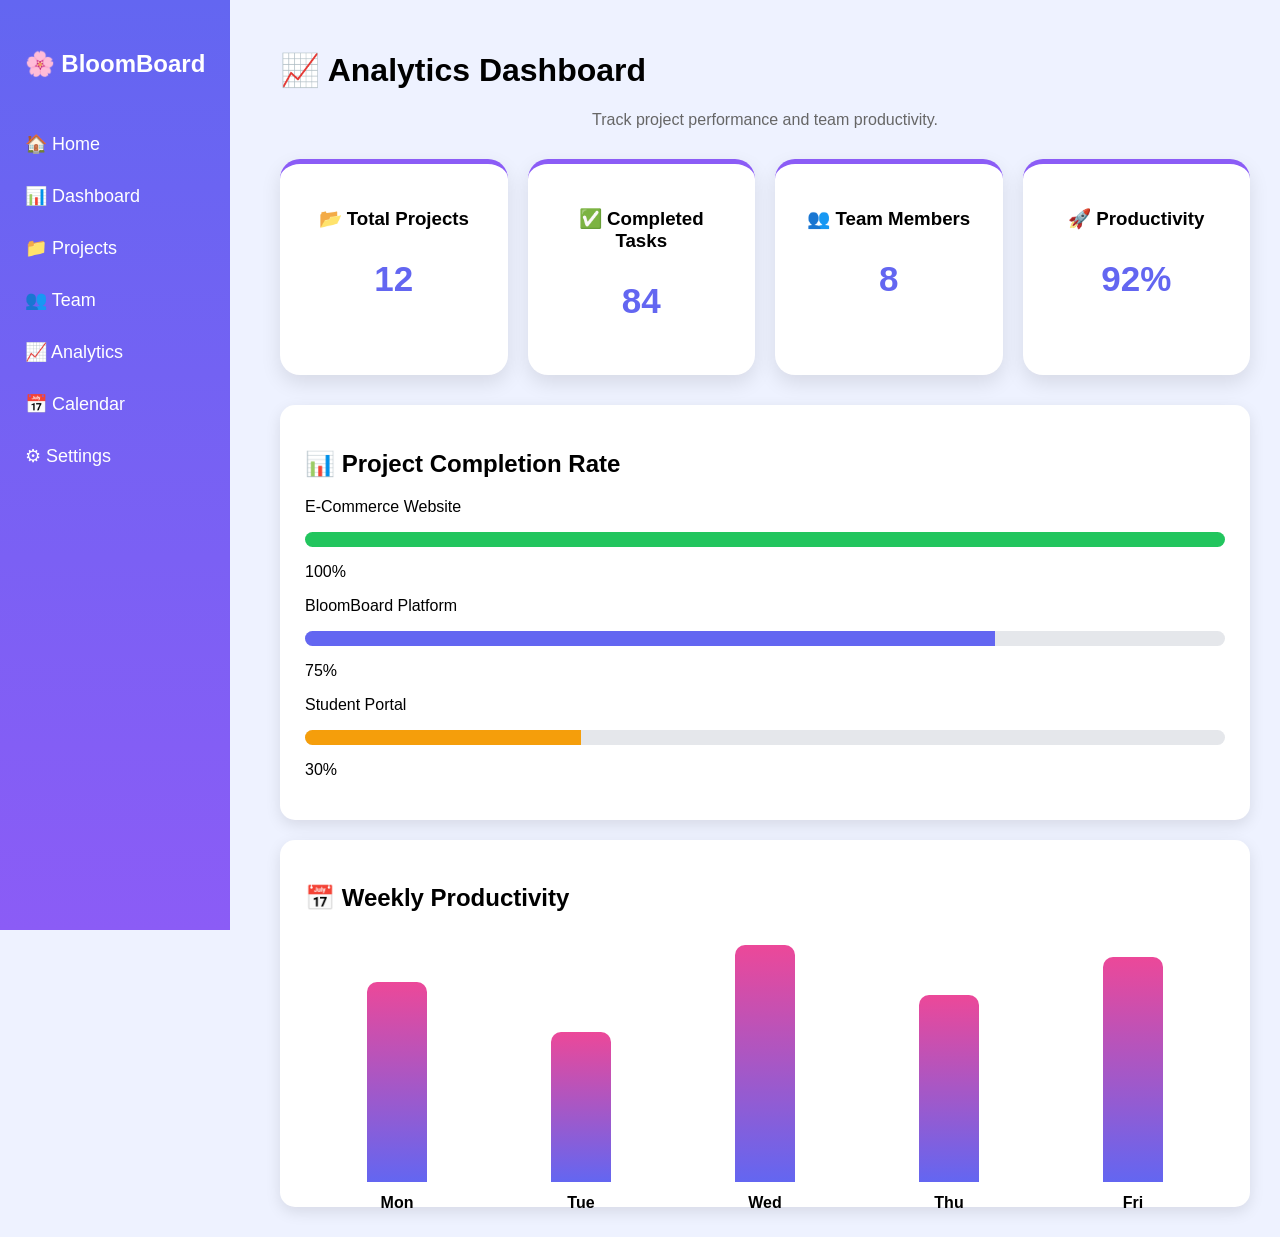
<file: analytics.html>
<!DOCTYPE html>
<html>

<head>
    <title>Analytics - BloomBoard</title>
    <link rel="stylesheet" href="../style.css">
</head>

<body>

<div class="sidebar">

    <h2>🌸 BloomBoard</h2>

    <a href="../index.html">🏠 Home</a>
    <a href="dashboard.html">📊 Dashboard</a>
    <a href="projects.html">📁 Projects</a>
    <a href="team.html">👥 Team</a>
    <a href="analytics.html">📈 Analytics</a>
    <a href="calendar.html">📅 Calendar</a>
    <a href="settings.html">⚙ Settings</a>

</div>

<div class="container">

    <h1>📈 Analytics Dashboard</h1>

    <p class="analytics-subtitle">
        Track project performance and team productivity.
    </p>

    <!-- TOP STATS -->

    <div class="analytics-grid">

        <div class="analytics-card">
            <h3>📂 Total Projects</h3>
            <h2>12</h2>
        </div>

        <div class="analytics-card">
            <h3>✅ Completed Tasks</h3>
            <h2>84</h2>
        </div>

        <div class="analytics-card">
            <h3>👥 Team Members</h3>
            <h2>8</h2>
        </div>

        <div class="analytics-card">
            <h3>🚀 Productivity</h3>
            <h2>92%</h2>
        </div>

    </div>

    <!-- PROJECT PROGRESS -->

    <div class="card">

        <h2>📊 Project Completion Rate</h2>

        <p>E-Commerce Website</p>

        <div class="progress">
            <div class="progress-fill complete-fill"></div>
        </div>

        <p>100%</p>

        <p>BloomBoard Platform</p>

        <div class="progress">
            <div class="progress-fill seventy-fill"></div>
        </div>

        <p>75%</p>

        <p>Student Portal</p>

        <div class="progress">
            <div class="progress-fill thirty-fill"></div>
        </div>

        <p>30%</p>

    </div>

    <!-- PERFORMANCE CHART -->

    <div class="card">

        <h2>📅 Weekly Productivity</h2>

        <div class="chart">

            <div class="bar" style="height:80%;">
                <span>Mon</span>
            </div>

            <div class="bar" style="height:60%;">
                <span>Tue</span>
            </div>

            <div class="bar" style="height:95%;">
                <span>Wed</span>
            </div>

            <div class="bar" style="height:75%;">
                <span>Thu</span>
            </div>

            <div class="bar" style="height:90%;">
                <span>Fri</span>
            </div>

        </div>

    </div>

</div>

</body>
</html>
</file>
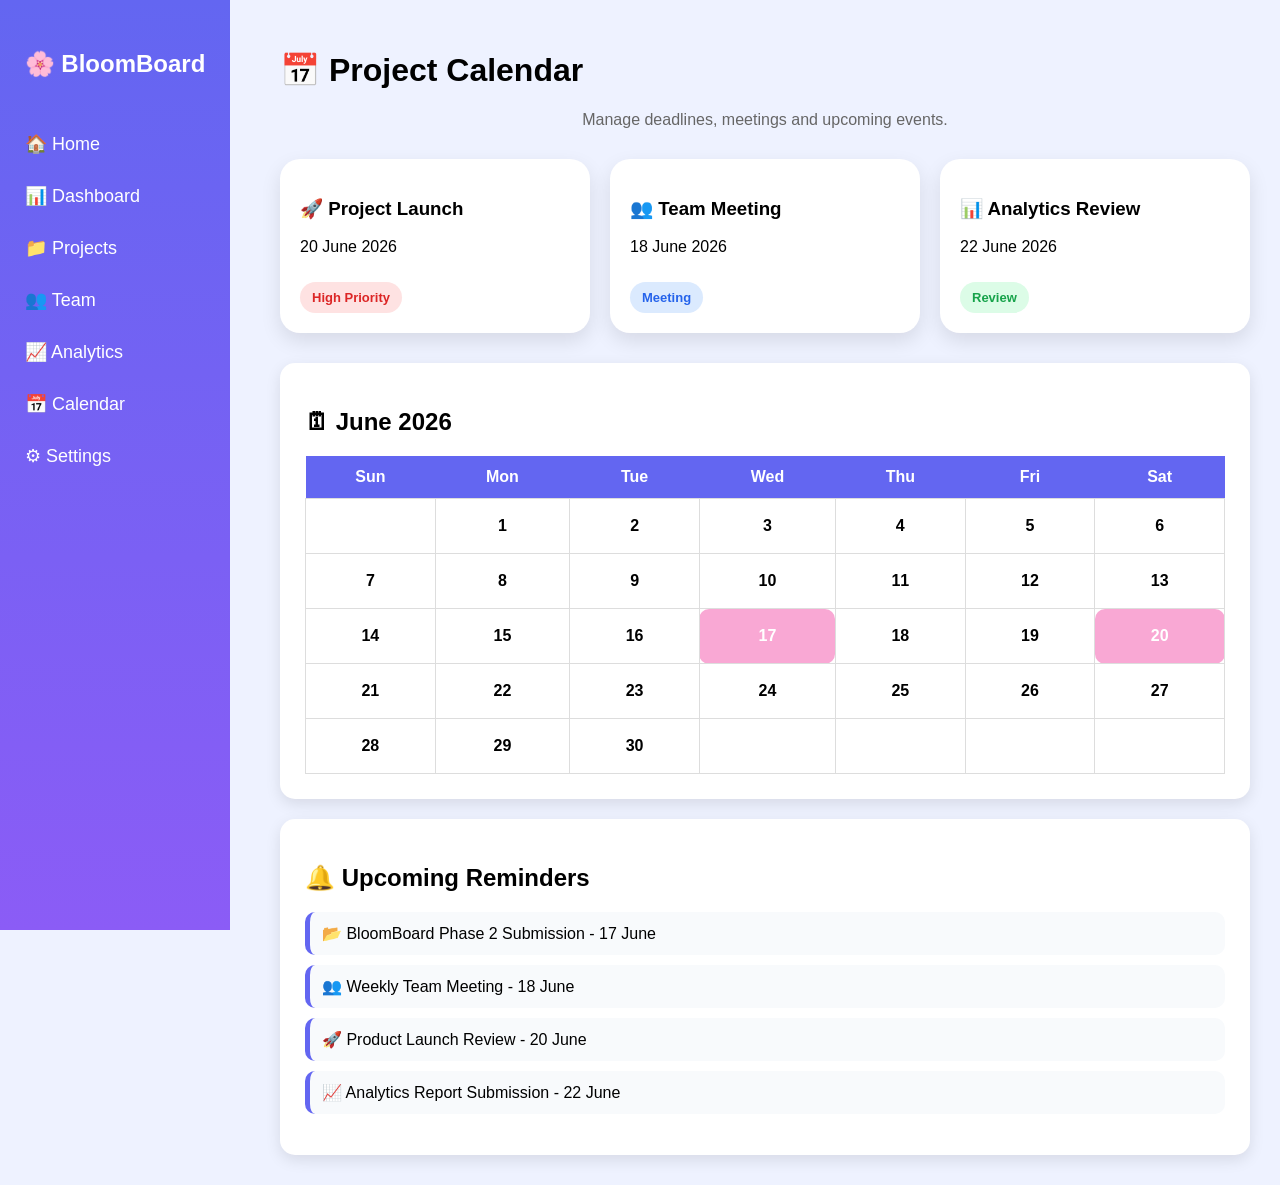
<file: calendar.html>
<!DOCTYPE html>
<html>

<head>
    <title>Calendar - BloomBoard</title>
    <link rel="stylesheet" href="../style.css">
</head>

<body>

<div class="sidebar">

    <h2>🌸 BloomBoard</h2>

    <a href="../index.html">🏠 Home</a>
    <a href="dashboard.html">📊 Dashboard</a>
    <a href="projects.html">📁 Projects</a>
    <a href="team.html">👥 Team</a>
    <a href="analytics.html">📈 Analytics</a>
    <a href="calendar.html">📅 Calendar</a>
    <a href="settings.html">⚙ Settings</a>

</div>

<div class="container">

    <h1>📅 Project Calendar</h1>

    <p class="calendar-subtitle">
        Manage deadlines, meetings and upcoming events.
    </p>

    <!-- UPCOMING EVENTS -->

    <div class="calendar-grid">

        <div class="event-card">
            <h3>🚀 Project Launch</h3>
            <p>20 June 2026</p>
            <span class="event-tag launch">High Priority</span>
        </div>

        <div class="event-card">
            <h3>👥 Team Meeting</h3>
            <p>18 June 2026</p>
            <span class="event-tag meeting">Meeting</span>
        </div>

        <div class="event-card">
            <h3>📊 Analytics Review</h3>
            <p>22 June 2026</p>
            <span class="event-tag review">Review</span>
        </div>

    </div>

    <!-- CALENDAR -->

    <div class="card">

        <h2>🗓 June 2026</h2>

        <table class="calendar-table">

            <tr>
                <th>Sun</th>
                <th>Mon</th>
                <th>Tue</th>
                <th>Wed</th>
                <th>Thu</th>
                <th>Fri</th>
                <th>Sat</th>
            </tr>

            <tr>
                <td></td>
                <td>1</td>
                <td>2</td>
                <td>3</td>
                <td>4</td>
                <td>5</td>
                <td>6</td>
            </tr>

            <tr>
                <td>7</td>
                <td>8</td>
                <td>9</td>
                <td>10</td>
                <td>11</td>
                <td>12</td>
                <td>13</td>
            </tr>

            <tr>
                <td>14</td>
                <td>15</td>
                <td>16</td>
                <td class="highlight">17</td>
                <td>18</td>
                <td>19</td>
                <td class="highlight">20</td>
            </tr>

            <tr>
                <td>21</td>
                <td>22</td>
                <td>23</td>
                <td>24</td>
                <td>25</td>
                <td>26</td>
                <td>27</td>
            </tr>

            <tr>
                <td>28</td>
                <td>29</td>
                <td>30</td>
                <td></td>
                <td></td>
                <td></td>
                <td></td>
            </tr>

        </table>

    </div>

    <!-- REMINDERS -->

    <div class="card">

        <h2>🔔 Upcoming Reminders</h2>

        <ul class="reminder-list">

            <li>📂 BloomBoard Phase 2 Submission - 17 June</li>

            <li>👥 Weekly Team Meeting - 18 June</li>

            <li>🚀 Product Launch Review - 20 June</li>

            <li>📈 Analytics Report Submission - 22 June</li>

        </ul>

    </div>

</div>

</body>
</html>
</file>
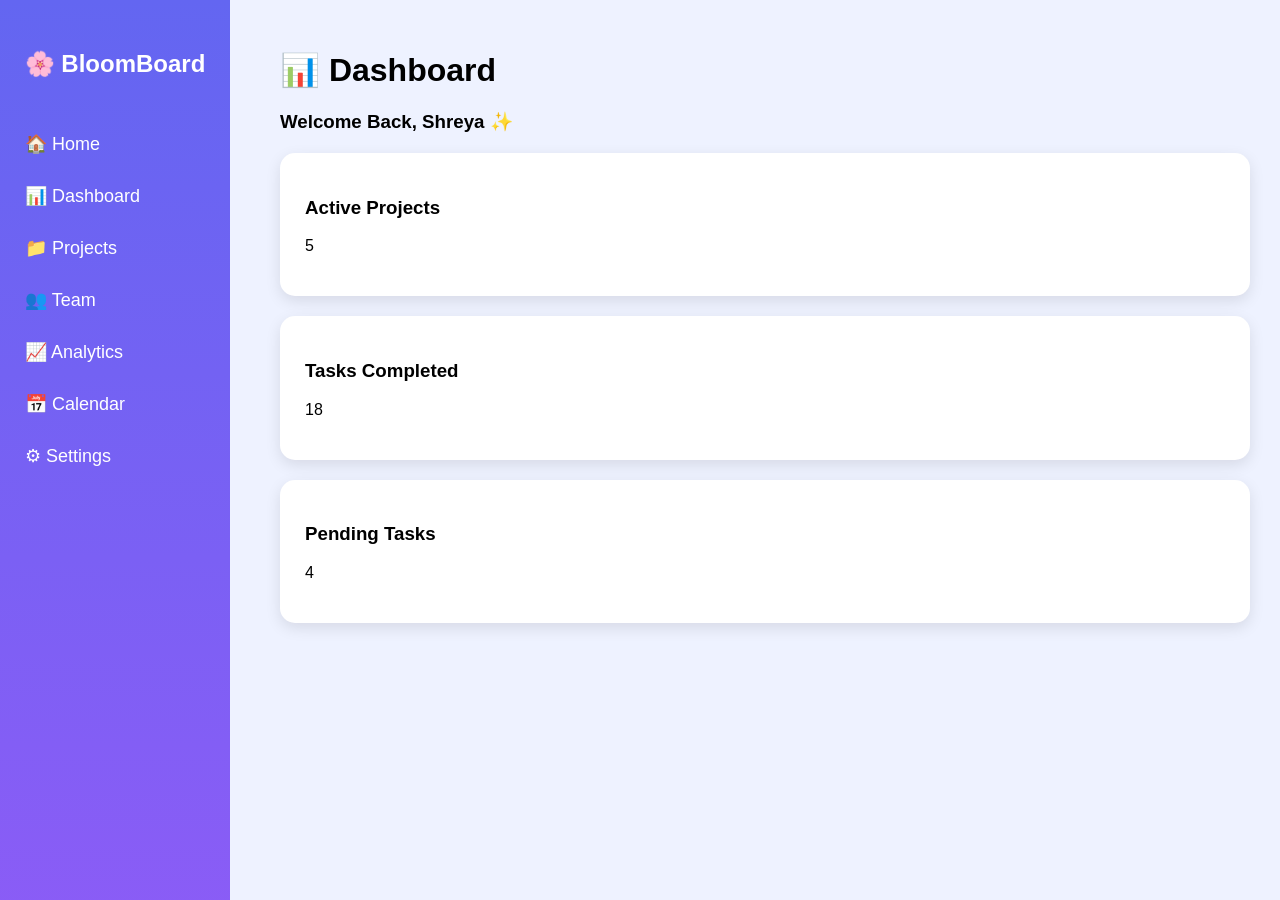
<file: dashboard.html>
<!DOCTYPE html>
<html>

<head>

<title>Dashboard</title>

<link rel="stylesheet" href="../style.css">

</head>

<body>

<div class="sidebar">

<h2>🌸 BloomBoard</h2>

<a href="../index.html">🏠 Home</a>

<a href="dashboard.html">📊 Dashboard</a>

<a href="projects.html">📁 Projects</a>

<a href="team.html">👥 Team</a>

<a href="analytics.html">📈 Analytics</a>

<a href="calendar.html">📅 Calendar</a>

<a href="settings.html">⚙ Settings</a>

</div>

<div class="container">

<h1>📊 Dashboard</h1>

<h3>Welcome Back, Shreya ✨</h3>

<div class="card">

<h3>Active Projects</h3>

<p>5</p>

</div>

<div class="card">

<h3>Tasks Completed</h3>

<p>18</p>

</div>

<div class="card">

<h3>Pending Tasks</h3>

<p>4</p>

</div>

</div>

</body>

</html>
</file>
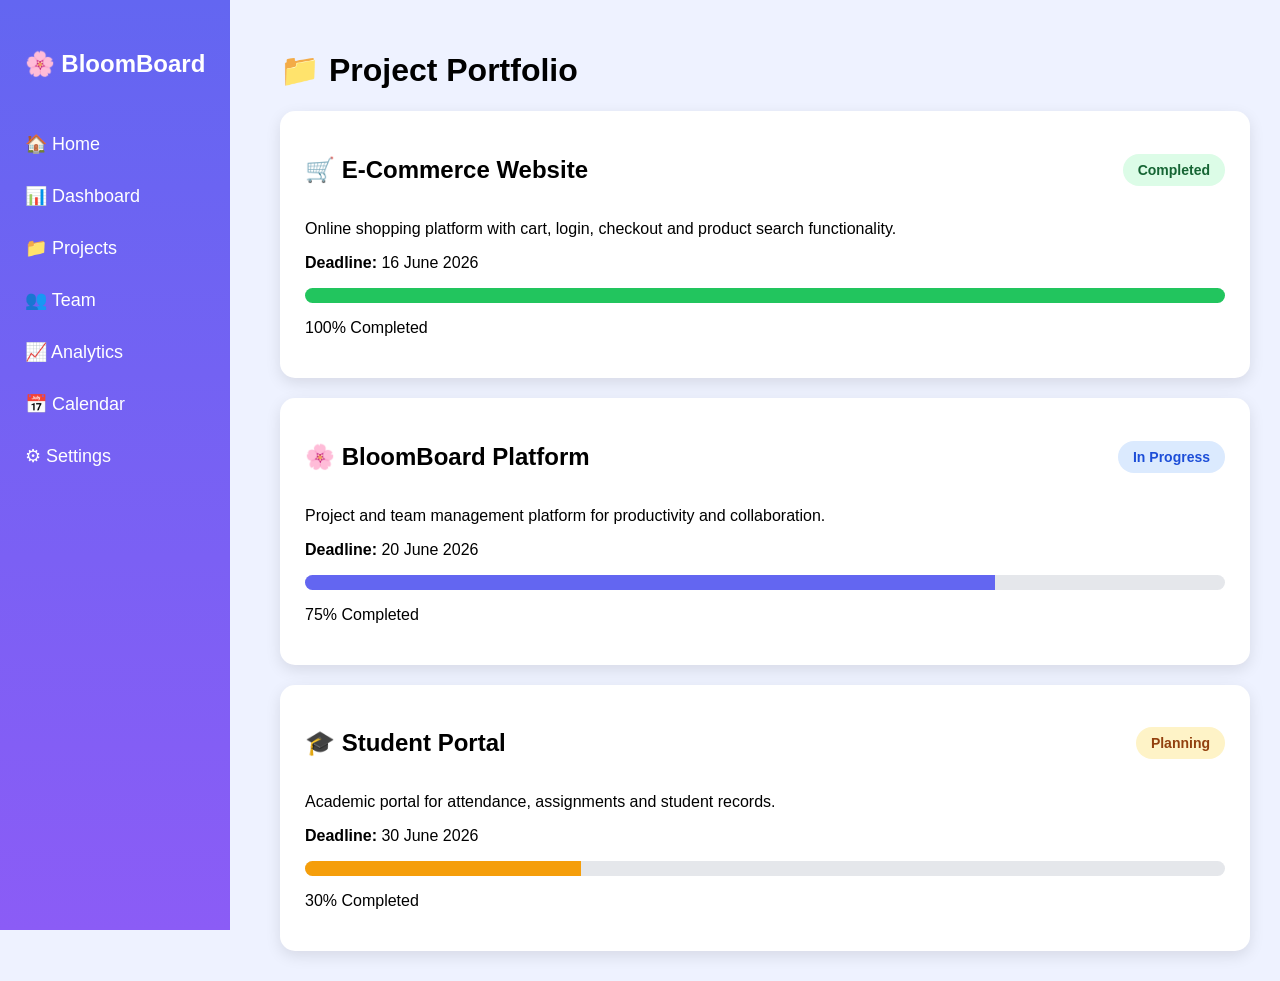
<file: projects.html>
<!DOCTYPE html>
<html>

<head>
    <title>Projects - BloomBoard</title>
    <link rel="stylesheet" href="../style.css">
</head>

<body>

<div class="sidebar">

    <h2>🌸 BloomBoard</h2>

    <a href="../index.html">🏠 Home</a>

    <a href="dashboard.html">📊 Dashboard</a>

    <a href="projects.html">📁 Projects</a>

    <a href="team.html">👥 Team</a>

    <a href="analytics.html">📈 Analytics</a>

    <a href="calendar.html">📅 Calendar</a>

    <a href="settings.html">⚙ Settings</a>

</div>

<div class="container">

    <h1>📁 Project Portfolio</h1>

    <div class="project-card">

        <div class="project-header">
            <h2>🛒 E-Commerce Website</h2>
            <span class="status completed">Completed</span>
        </div>

        <p>
            Online shopping platform with cart, login,
            checkout and product search functionality.
        </p>

        <p><b>Deadline:</b> 16 June 2026</p>

        <div class="progress">
            <div class="progress-fill complete-fill"></div>
        </div>

        <p>100% Completed</p>

    </div>

    <div class="project-card">

        <div class="project-header">
            <h2>🌸 BloomBoard Platform</h2>
            <span class="status progress-status">In Progress</span>
        </div>

        <p>
            Project and team management platform
            for productivity and collaboration.
        </p>

        <p><b>Deadline:</b> 20 June 2026</p>

        <div class="progress">
            <div class="progress-fill seventy-fill"></div>
        </div>

        <p>75% Completed</p>

    </div>

    <div class="project-card">

        <div class="project-header">
            <h2>🎓 Student Portal</h2>
            <span class="status planning">Planning</span>
        </div>

        <p>
            Academic portal for attendance,
            assignments and student records.
        </p>

        <p><b>Deadline:</b> 30 June 2026</p>

        <div class="progress">
            <div class="progress-fill thirty-fill"></div>
        </div>

        <p>30% Completed</p>

    </div>

</div>

</body>
</html>
</file>
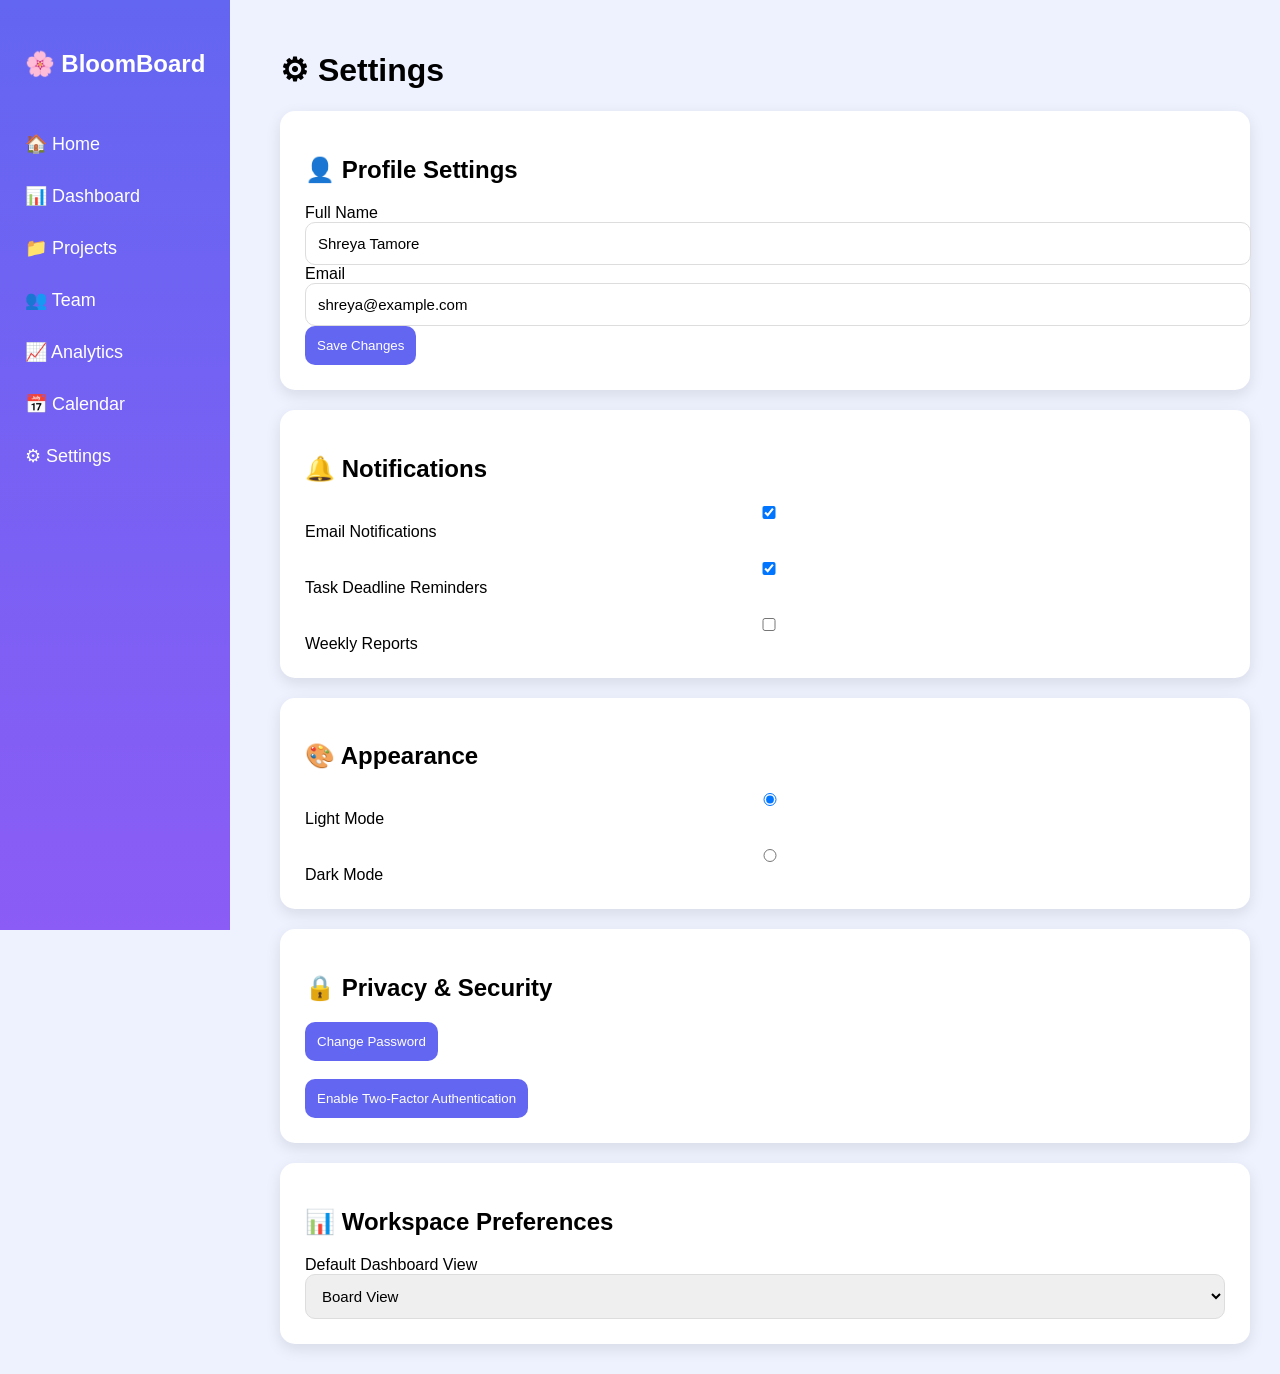
<file: settings.html>
<!DOCTYPE html>
<html>

<head>
    <title>Settings - BloomBoard</title>
    <link rel="stylesheet" href="../style.css">
</head>

<body>

<div class="sidebar">

    <h2>🌸 BloomBoard</h2>

    <a href="../index.html">🏠 Home</a>

    <a href="dashboard.html">📊 Dashboard</a>

    <a href="projects.html">📁 Projects</a>

    <a href="team.html">👥 Team</a>

    <a href="analytics.html">📈 Analytics</a>

    <a href="calendar.html">📅 Calendar</a>

    <a href="settings.html">⚙ Settings</a>

</div>

<div class="container">

    <h1>⚙ Settings</h1>

    <div class="card">

        <h2>👤 Profile Settings</h2>

        <label>Full Name</label>
        <input type="text" value="Shreya Tamore">

        <label>Email</label>
        <input type="email" value="shreya@example.com">

        <button>Save Changes</button>

    </div>

    <div class="card">

        <h2>🔔 Notifications</h2>

        <label>
            <input type="checkbox" checked>
            Email Notifications
        </label>

        <br><br>

        <label>
            <input type="checkbox" checked>
            Task Deadline Reminders
        </label>

        <br><br>

        <label>
            <input type="checkbox">
            Weekly Reports
        </label>

    </div>

    <div class="card">

        <h2>🎨 Appearance</h2>

        <label>
            <input type="radio" name="theme" checked>
            Light Mode
        </label>

        <br><br>

        <label>
            <input type="radio" name="theme">
            Dark Mode
        </label>

    </div>

    <div class="card">

        <h2>🔒 Privacy & Security</h2>

        <button>Change Password</button>

        <br><br>

        <button>Enable Two-Factor Authentication</button>

    </div>

    <div class="card">

        <h2>📊 Workspace Preferences</h2>

        <label>Default Dashboard View</label>

        <select>
            <option>Board View</option>
            <option>List View</option>
            <option>Calendar View</option>
        </select>

    </div>

</div>

</body>

</html>
</file>
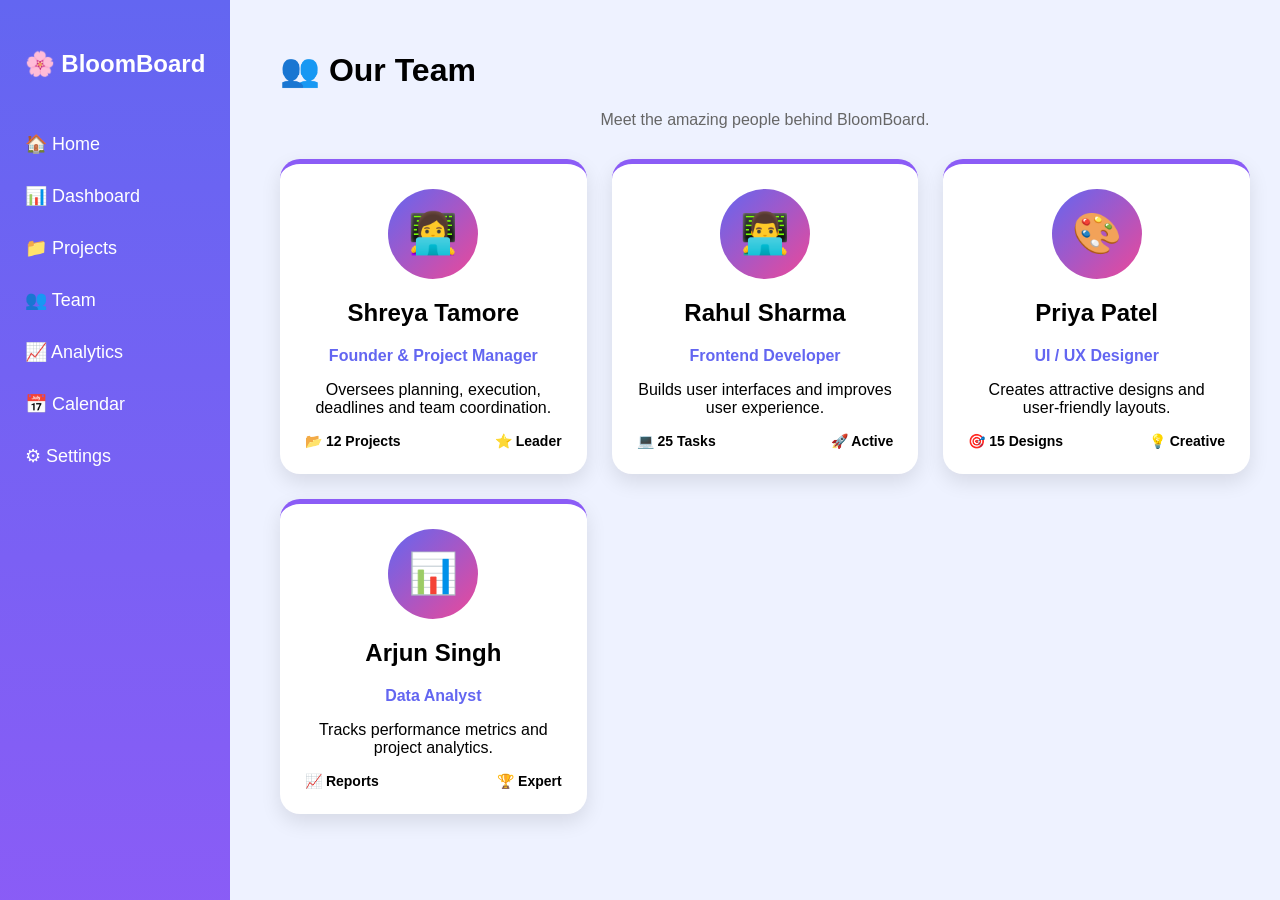
<file: team.html>
<!DOCTYPE html>
<html>

<head>
    <title>Team - BloomBoard</title>
    <link rel="stylesheet" href="../style.css">
</head>

<body>

<div class="sidebar">

    <h2>🌸 BloomBoard</h2>

    <a href="../index.html">🏠 Home</a>
    <a href="dashboard.html">📊 Dashboard</a>
    <a href="projects.html">📁 Projects</a>
    <a href="team.html">👥 Team</a>
    <a href="analytics.html">📈 Analytics</a>
    <a href="calendar.html">📅 Calendar</a>
    <a href="settings.html">⚙ Settings</a>

</div>

<div class="container">

    <h1>👥 Our Team</h1>

    <p class="team-subtitle">
        Meet the amazing people behind BloomBoard.
    </p>

    <div class="team-grid">

        <div class="member-card">

            <div class="avatar">👩‍💻</div>

            <h2>Shreya Tamore</h2>

            <p class="role">
                Founder & Project Manager
            </p>

            <p>
                Oversees planning, execution,
                deadlines and team coordination.
            </p>

            <div class="member-stats">
                <span>📂 12 Projects</span>
                <span>⭐ Leader</span>
            </div>

        </div>

        <div class="member-card">

            <div class="avatar">👨‍💻</div>

            <h2>Rahul Sharma</h2>

            <p class="role">
                Frontend Developer
            </p>

            <p>
                Builds user interfaces and
                improves user experience.
            </p>

            <div class="member-stats">
                <span>💻 25 Tasks</span>
                <span>🚀 Active</span>
            </div>

        </div>

        <div class="member-card">

            <div class="avatar">🎨</div>

            <h2>Priya Patel</h2>

            <p class="role">
                UI / UX Designer
            </p>

            <p>
                Creates attractive designs
                and user-friendly layouts.
            </p>

            <div class="member-stats">
                <span>🎯 15 Designs</span>
                <span>💡 Creative</span>
            </div>

        </div>

        <div class="member-card">

            <div class="avatar">📊</div>

            <h2>Arjun Singh</h2>

            <p class="role">
                Data Analyst
            </p>

            <p>
                Tracks performance metrics
                and project analytics.
            </p>

            <div class="member-stats">
                <span>📈 Reports</span>
                <span>🏆 Expert</span>
            </div>

        </div>

    </div>

</div>

</body>
</html>
</file>
<file: style.css>
/* GENERAL */

body{
    font-family: Arial, sans-serif;
    background:#eef2ff;
    margin:0;
    padding:0;
}

/* SIDEBAR */

.sidebar{
    position:fixed;
    left:0;
    top:0;
    width:230px;
    height:100vh;
    background:linear-gradient(180deg,#6366F1,#8B5CF6);
    padding-top:30px;
}

.sidebar h2{
    text-align:center;
    color:white;
    margin-bottom:40px;
}

.sidebar a{
    display:block;
    padding:15px 25px;
    color:white;
    text-decoration:none;
    font-size:18px;
}

.sidebar a:hover{
    background:rgba(255,255,255,0.15);
}

/* MAIN CONTENT */

.container{
    margin-left:250px;
    padding:30px;
}

/* HERO SECTION */

.hero-banner{
    display:flex;
    justify-content:space-between;
    align-items:center;
    background:linear-gradient(135deg,#6366F1,#8B5CF6);
    color:white;
    padding:50px;
    border-radius:25px;
    margin-bottom:30px;

    border:3px solid rgba(255,255,255,0.4);

    box-shadow:
    0 15px 35px rgba(99,102,241,0.4),
    0 0 0 5px rgba(255,255,255,0.08);
}

.hero-banner:hover{
    transform:translateY(-3px);
    transition:0.3s;
}

.hero-content{
    max-width:500px;
}

.hero-content h1{
    font-size:55px;
    margin-bottom:10px;
}

.hero-content h2{
    margin-bottom:15px;
}

.hero-content p{
    font-size:18px;
    line-height:1.6;
}

.hero-btn{
    background:white;
    color:#6366F1;
    border:none;
    padding:12px 25px;
    border-radius:10px;
    font-weight:bold;
    cursor:pointer;
}

.hero-image{
    width:450px;
    height:280px;
    object-fit:cover;
    border-radius:20px;
}

/* FEATURES */

.feature-section{
    display:flex;
    gap:20px;
    margin-bottom:30px;
}

.feature-card{
    flex:1;
    background:white;
    padding:20px;
    border-radius:15px;
    box-shadow:0 5px 15px rgba(0,0,0,0.1);
}

/* DASHBOARD */

.dashboard-card{
    background:white;
    padding:30px;
    border-radius:20px;
    box-shadow:0 5px 20px rgba(0,0,0,0.1);
}

.form{
    display:grid;
    gap:12px;
    margin-top:20px;
}

input,
select{
    width:100%;
    padding:12px;
    border:1px solid #ddd;
    border-radius:10px;
    font-size:15px;
}

button{
    background:#6366F1;
    color:white;
    padding:12px;
    border:none;
    border-radius:10px;
    cursor:pointer;
}

button:hover{
    background:#8B5CF6;
}

/* STATS */

.stats{
    display:flex;
    gap:20px;
    margin:25px 0;
}

.stat-box{
    background:#eef2ff;
    padding:20px;
    border-radius:15px;
    text-align:center;
    width:200px;
}

.stat-box span{
    font-size:30px;
    font-weight:bold;
    color:#6366F1;
}

/* TASK CARDS */

.task-card{
    background:#f8fafc;
    padding:20px;
    margin-top:15px;
    border-radius:15px;
    border-left:6px solid #6366F1;
}

.task-card.completed{
    border-left:6px solid green;
    opacity:0.8;
}

.actions{
    margin-top:15px;
}

.actions button{
    margin-right:10px;
}

/* GENERIC CARDS */

.card{
    background:white;
    padding:25px;
    border-radius:15px;
    margin-top:20px;
    box-shadow:0 5px 15px rgba(0,0,0,0.1);
}

/* PROJECTS PAGE */

.project-card{
    background:white;
    padding:25px;
    border-radius:15px;
    margin-top:20px;
    box-shadow:0 5px 15px rgba(0,0,0,0.1);
}

.project-header{
    display:flex;
    justify-content:space-between;
    align-items:center;
}

.status{
    padding:8px 15px;
    border-radius:20px;
    font-size:14px;
    font-weight:bold;
}

.completed{
    background:#dcfce7;
    color:#166534;
}

.progress-status{
    background:#dbeafe;
    color:#1d4ed8;
}

.planning{
    background:#fef3c7;
    color:#92400e;
}

.progress{
    width:100%;
    height:15px;
    background:#e5e7eb;
    border-radius:20px;
    overflow:hidden;
    margin-top:15px;
}

.progress-fill{
    height:100%;
}

.complete-fill{
    width:100%;
    background:#22c55e;
}

.seventy-fill{
    width:75%;
    background:#6366F1;
}

.thirty-fill{
    width:30%;
    background:#f59e0b;
}

.team-subtitle{
text-align:center;
color:#666;
margin-bottom:30px;
}

.team-grid{
display:grid;
grid-template-columns:repeat(auto-fit,minmax(250px,1fr));
gap:25px;
}

.member-card{
background:white;
padding:25px;
border-radius:20px;
text-align:center;
box-shadow:0 8px 20px rgba(0,0,0,0.1);
transition:0.3s;
border-top:5px solid #8B5CF6;
}

.member-card:hover{
transform:translateY(-8px);
}

.avatar{
width:90px;
height:90px;
background:linear-gradient(135deg,#6366F1,#EC4899);
border-radius:50%;
display:flex;
justify-content:center;
align-items:center;
font-size:40px;
margin:auto;
margin-bottom:15px;
color:white;
}

.role{
font-weight:bold;
color:#6366F1;
margin-bottom:15px;
}

.member-stats{
display:flex;
justify-content:space-between;
margin-top:15px;
font-size:14px;
font-weight:bold;
}

.analytics-subtitle{
text-align:center;
color:#666;
margin-bottom:30px;
}

.analytics-grid{
display:grid;
grid-template-columns:repeat(auto-fit,minmax(220px,1fr));
gap:20px;
margin-bottom:30px;
}

.analytics-card{
background:white;
padding:25px;
border-radius:20px;
text-align:center;
box-shadow:0 8px 20px rgba(0,0,0,0.1);
border-top:5px solid #8B5CF6;
transition:0.3s;
}

.analytics-card:hover{
transform:translateY(-5px);
}

.analytics-card h2{
color:#6366F1;
font-size:35px;
}

.chart{
display:flex;
justify-content:space-around;
align-items:flex-end;
height:250px;
margin-top:20px;
}

.bar{
width:60px;
background:linear-gradient(
to top,
#6366F1,
#EC4899
);
border-radius:10px 10px 0 0;
position:relative;
}

.bar span{
position:absolute;
bottom:-30px;
left:50%;
transform:translateX(-50%);
font-weight:bold;
}

.calendar-subtitle{
text-align:center;
color:#666;
margin-bottom:30px;
}

.calendar-grid{
display:grid;
grid-template-columns:repeat(auto-fit,minmax(250px,1fr));
gap:20px;
margin-bottom:30px;
}

.event-card{
background:white;
padding:20px;
border-radius:20px;
box-shadow:0 8px 20px rgba(0,0,0,0.1);
transition:0.3s;
}

.event-card:hover{
transform:translateY(-5px);
}

.event-tag{
display:inline-block;
padding:8px 12px;
border-radius:20px;
font-size:13px;
font-weight:bold;
margin-top:10px;
}

.launch{
background:#fee2e2;
color:#dc2626;
}

.meeting{
background:#dbeafe;
color:#2563eb;
}

.review{
background:#dcfce7;
color:#16a34a;
}

.calendar-table{
width:100%;
border-collapse:collapse;
margin-top:20px;
}

.calendar-table th{
background:#6366F1;
color:white;
padding:12px;
}

.calendar-table td{
padding:18px;
text-align:center;
border:1px solid #ddd;
font-weight:bold;
}

.calendar-table td:hover{
background:#eef2ff;
cursor:pointer;
}

.highlight{
background:#f9a8d4;
color:white;
border-radius:10px;
}

.reminder-list{
list-style:none;
padding:0;
}

.reminder-list li{
padding:12px;
margin-bottom:10px;
background:#f8fafc;
border-radius:10px;
border-left:5px solid #6366F1;
}
</file>
